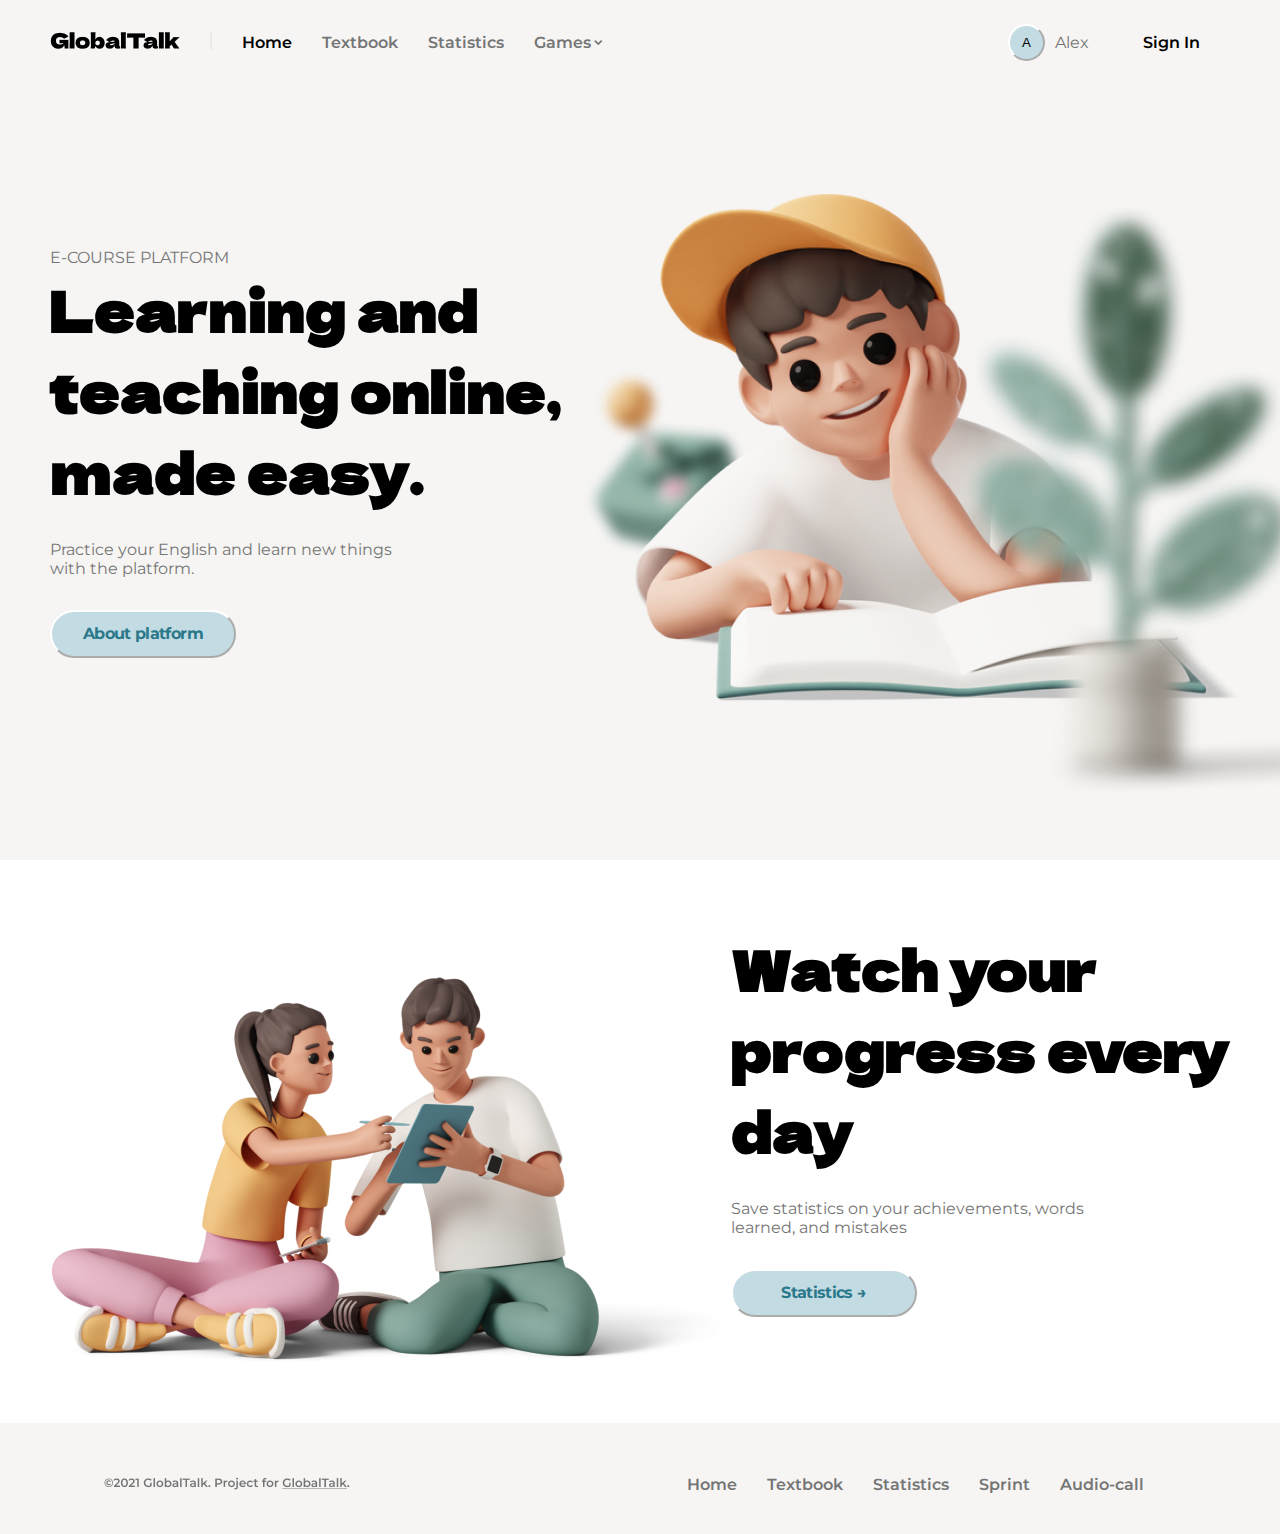
<file: index.html>
<!DOCTYPE html>
<html lang="en">
<head>
    <meta charset="UTF-8">
    <meta name="viewport" content="width=device-width, initial-scale=1.0">
    <title>Document</title>
    <link rel="stylesheet" href="./css/css.css">
    <link rel="preconnect" href="https://fonts.googleapis.com">
    <link rel="preconnect" href="https://fonts.gstatic.com" crossorigin>
    <link href="https://fonts.googleapis.com/css2?family=Montserrat&family=Noto+Sans+Georgian&display=swap" rel="stylesheet">
    <link rel="preconnect" href="https://fonts.googleapis.com">
    <link rel="preconnect" href="https://fonts.gstatic.com" crossorigin>
    <link href="https://fonts.googleapis.com/css2?family=Dela+Gothic+One&family=Montserrat&family=Noto+Sans+Georgian&display=swap" rel="stylesheet">
</head>
<body>
    <header class="naw">
        <div class="container">
            <div class="naw__block">
                <ul class="naw__text__block">
                    <li class="naw__text"><img src="./img/GlobalTalk.png" alt="logo__naw" class="logo__naw"></li>
                    <li class="naw__text"><svg xmlns="http://www.w3.org/2000/svg" width="2" height="18" viewBox="0 0 2 18" fill="none">
                        <path d="M1.04761 0.567383V17.4326" stroke="#E0E0E0" stroke-width="1.20466"/>
                    </svg></li>                        
                    <a href="#" class="title__naw__text">Home</a>
                    <li class="naw__text"><a href="#">Textbook</a></li>
                    <li class="naw__text"><a href="#">Statistics</a></li>
                    <li class="naw__text"><a href="#"> Games<img src="./img/Frame 8.png" alt="game__logo"></a></li>
                </ul>
                <div class="login__naw">
                    <button class="but__naw">A</button>
                    <p class="naw__text name">Alex</p>
                    <a href="./login.html" class="naw__text sign">Sign In</a>
                </div>
            </div>
        </div>
    </header>
    <section class="men__flower">
        <div class="container">
            <div class="block__men">
                <div class="block__text">
                    <p class="prititle__text">E-COURSE PLATFORM</p>
                    <h1 class="men__title__text">Learning and teaching online, made easy.</h1>
                    <p class="pributton__text">Practice your English and learn new things <br> with the platform.</p>
                    <button class="but__men">About platform</button>
                </div>
                
                <div class="men__flower__img">
                    <img src="./img/Frame 24.png" alt="img__men" class="img__men">
                </div>
            </div>
        </div>
    </section>
    <section class="people__flower">
        <div class="container">
            <div class="block__people">
                <div class="people__flower__img">
                    <img src="./img/image 1.png" alt="img__people" class="img__people">
                </div>
                <div class="block__text">
                    <h1 class="people__title__text">Watch your progress every day</h1>
                    <p class="pributton__text">Save statistics on your achievements, words <br>learned, and mistakes</p>
                    <button class="but__people">Statistics →</button>
                </div>
            </div>
        </div>
    </section>
    <footer class="footer">
        <div class="block__footer">
            <div class="img__footer">
                <img src="./img/©2021 GlobalTalk. Project for GlobalTalk..png" alt="logo__footer">
            </div>
            <div class="text__footer__block">
                <ul class="text__naw__footer">
                    <li class="text__footer"><a href="#">Home</a></li>
                    <li class="text__footer"><a href="#">Textbook</a></li>
                    <li class="text__footer"><a href="#">Statistics</a></li>
                    <li class="text__footer"><a href="#">Sprint</a></li>
                    <li class="text__footer"><a href="#">Audio-call</a></li>
                </ul>
            </div>
        </div>
    </footer>
</body>
</html>
</file>
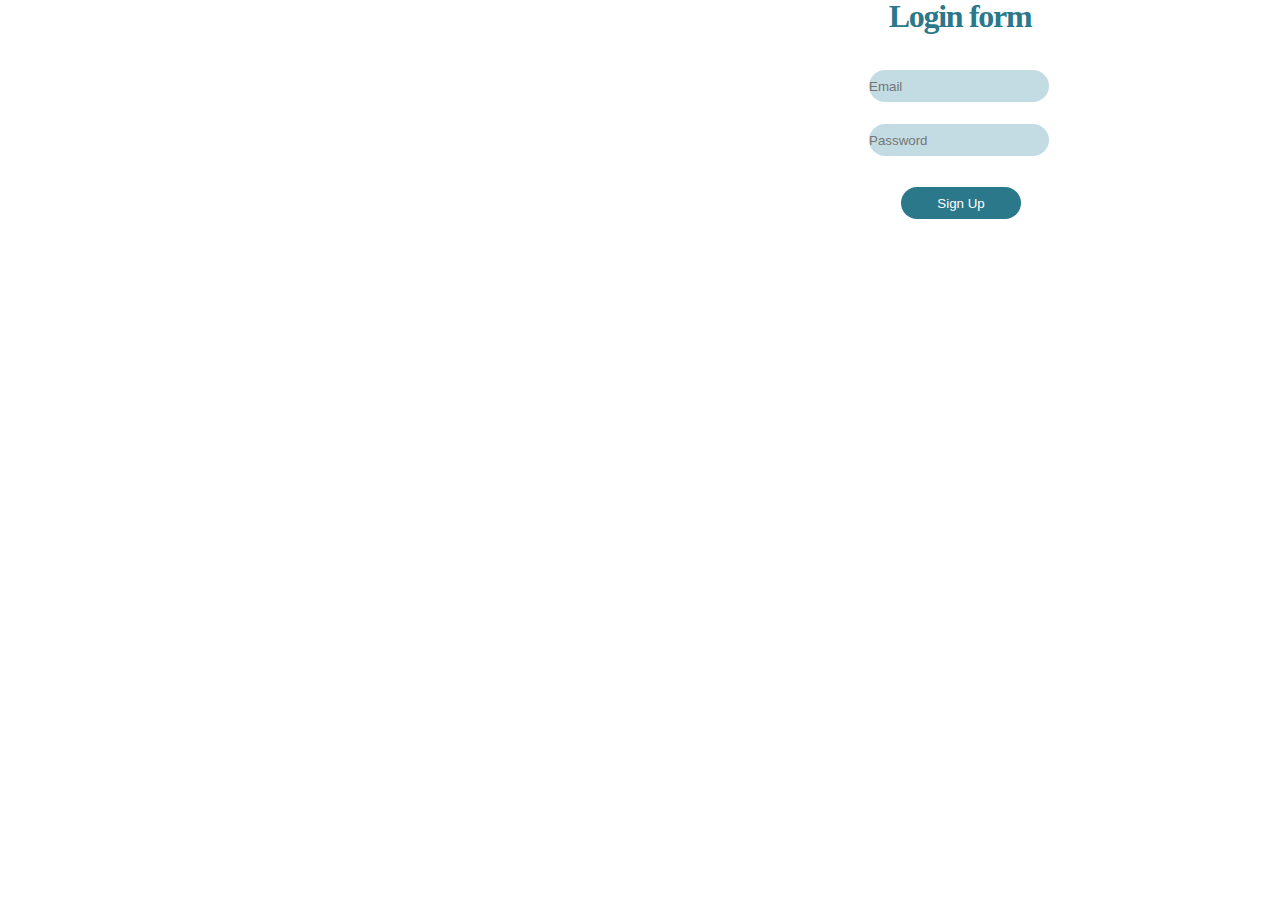
<file: login.html>
<!DOCTYPE html>
<html lang="en">
<head>
    <meta charset="UTF-8">
    <meta name="viewport" content="width=device-width, initial-scale=1.0">
    <title>login</title>
    <link rel="stylesheet" href="./login.css/login.css">
</head>
<body>
    <div class="login">
        <div class="container">
            <div class="login__box">
                <h1 class="text1">Login form</h1>
                <div class="search">
                    <input class="search1" type="text" placeholder="Email" aria-describedby="">
                    <input class="search1" type="text" placeholder="Password">
                    <div class="btn__block">
                        <a href="./index.html"><button class="btn">Sign Up</button></a>
                    </div>
                </div>
            </div>
        </div>
    </div>
</body>
</html>
</file>
<file: css/css.css>
* {
    padding: 0;
    margin: 0;
       
}

.container {
    width: 1180px;
}
body {
    
}

h1 {
    font-size: 56px;
    
}

li {
    list-style-type: none ;
    
}

p {
    color: rgba(117, 117, 117, 1);
}

a {
    text-decoration: none;
    color: rgba(117, 117, 117, 1);
    font-weight: 600;
}
.text__b {
    color: black;
}

/*header*/

.naw {
    display: flex;
    justify-content: center;
    background-color: rgba(246, 245, 244, 1)
}
.naw__block {
    display: flex;
    align-items: center;
    justify-content: space-between;
    padding-top: 24px;
    padding-bottom: 24px;
}

.naw__text__block {
    display: flex;
    align-items: center;
    
    
}

.login__naw {
    display: flex;
    align-items: center;
}

.naw__text {
    margin-right: 30px;
    font-family: Montserrat;
    
}

.title__naw__text {
    margin-right: 30px;
    font-family: Montserrat;
    color: black;
    
}

.sign {
    color: black;
    margin-left: 24px;
}

.but__naw {
    display: flex;
    padding: 9px 12px;
    justify-content: center;
    align-items: center;
    gap: 14px;
    border-radius: 100px;
    background: var(--primaty-cyan-light, #C3DCE3);
    border-color: #ffffff;
}

.name {
    margin-left: 10px;
}


/*section1*/

.men__flower {
    background-color: rgba(246, 245, 244, 1);
    display: flex;
    justify-content: center;
}

.block__men {
    display: flex;
    padding-bottom: 40px;
}

.block__text {
    display: flex;
    flex-direction: column;
    justify-content: center;
}

.men__title__text {
    width: 531px;
    font-family: "Dela Gothic One";
    padding-bottom: 30px;
}

.pre__title__text {
    color: var(--primaty-cyan-dark, #2B788B);
    padding-bottom: 24px;
}

.pributton__text {
    padding-bottom: 32px;
}

.but__men {
    display: flex;
    padding: 14px 22px;
    justify-content: center;
    align-items: center;
    gap: 19px;
    border-radius: 100px;
    background: var(--primaty-cyan-light, #C3DCE3);
    border-color: #ffffff;
    width: 35%;
    color: #2B788B;
    font-family: Montserrat;
    font-size: 16px;
    font-weight: 700;
    line-height: 100%; /* 16px */
    letter-spacing: -0.64px;
}

.img__men {
    padding-top: 109px;
}


/*section2*/

.people__flower {
    
    display: flex;
    justify-content: center;
}

.block__people {
    display: flex;
    padding-bottom: 40px;
}

.block__text {
    display: flex;
    flex-direction: column;
    justify-content: center;
    font-family: Montserrat;
}

.people__title__text {
    width: 531px;
    font-family: "Dela Gothic One";
    padding-bottom: 30px;
}

.pre__title__text {
    color: var(--primaty-cyan-dark, #2B788B);
    padding-bottom: 24px;
}

.pributton__text {
    padding-bottom: 32px;
}

.but__people {
    display: flex;
    padding: 14px 22px;
    justify-content: center;
    align-items: center;
    gap: 19px;
    border-radius: 100px;
    background: var(--primaty-cyan-light, #C3DCE3);
    border-color: #ffffff;
    width: 35%;
    color: #2B788B;
    font-family: Montserrat;
    font-size: 16px;
    font-weight: 700;
    line-height: 100%; /* 16px */
    letter-spacing: -0.64px;
}
.img__people {
    padding-top: 109px;
}

/*footer*/

.block__footer {
    display: flex;
    background-color: rgba(246, 245, 244, 1);
    padding-top: 52px;
    padding-bottom: 40px;
    align-items: center;
    justify-content: space-between;
    
}

.text__naw__footer {
    display: flex;
    
}


.img__footer {
    padding-left: 104px;
}

.text__naw__footer {
    padding-right: 136px;
}

.text__footer {
    margin-left: 30px;
    font-family: Montserrat;
}
</file>
<file: login.css/login.css>
* {
    box-sizing: border-box;
    margin: 0;
    padding: 0;
}

.container {
    width:1920px;
    height: 506px;
}

.text1 {
    text-align: center;
    color: #2B788B;
    font-family: Montserrat;
    font-size: 32px;
    font-style: normal;
    font-weight: 700;
    line-height: 100%; 
    letter-spacing: -1.28px;
    margin-bottom: 16px;
}
.search1{
    margin-left: 869px;
    margin-top: 22px;
    width: 180px;
    height: 32px;
    border: none;
    border-radius: 100px;
    background: #C3DCE3;
}
.btn{
    border-radius: 100px;
    background: var(--primaty-cyan-dark, #2B788B);
    border: none;
    color: #ffff;
    width: 120px;
    height: 32px;
    margin-top: 31px;
    margin-left: 901px;
}
</file>
